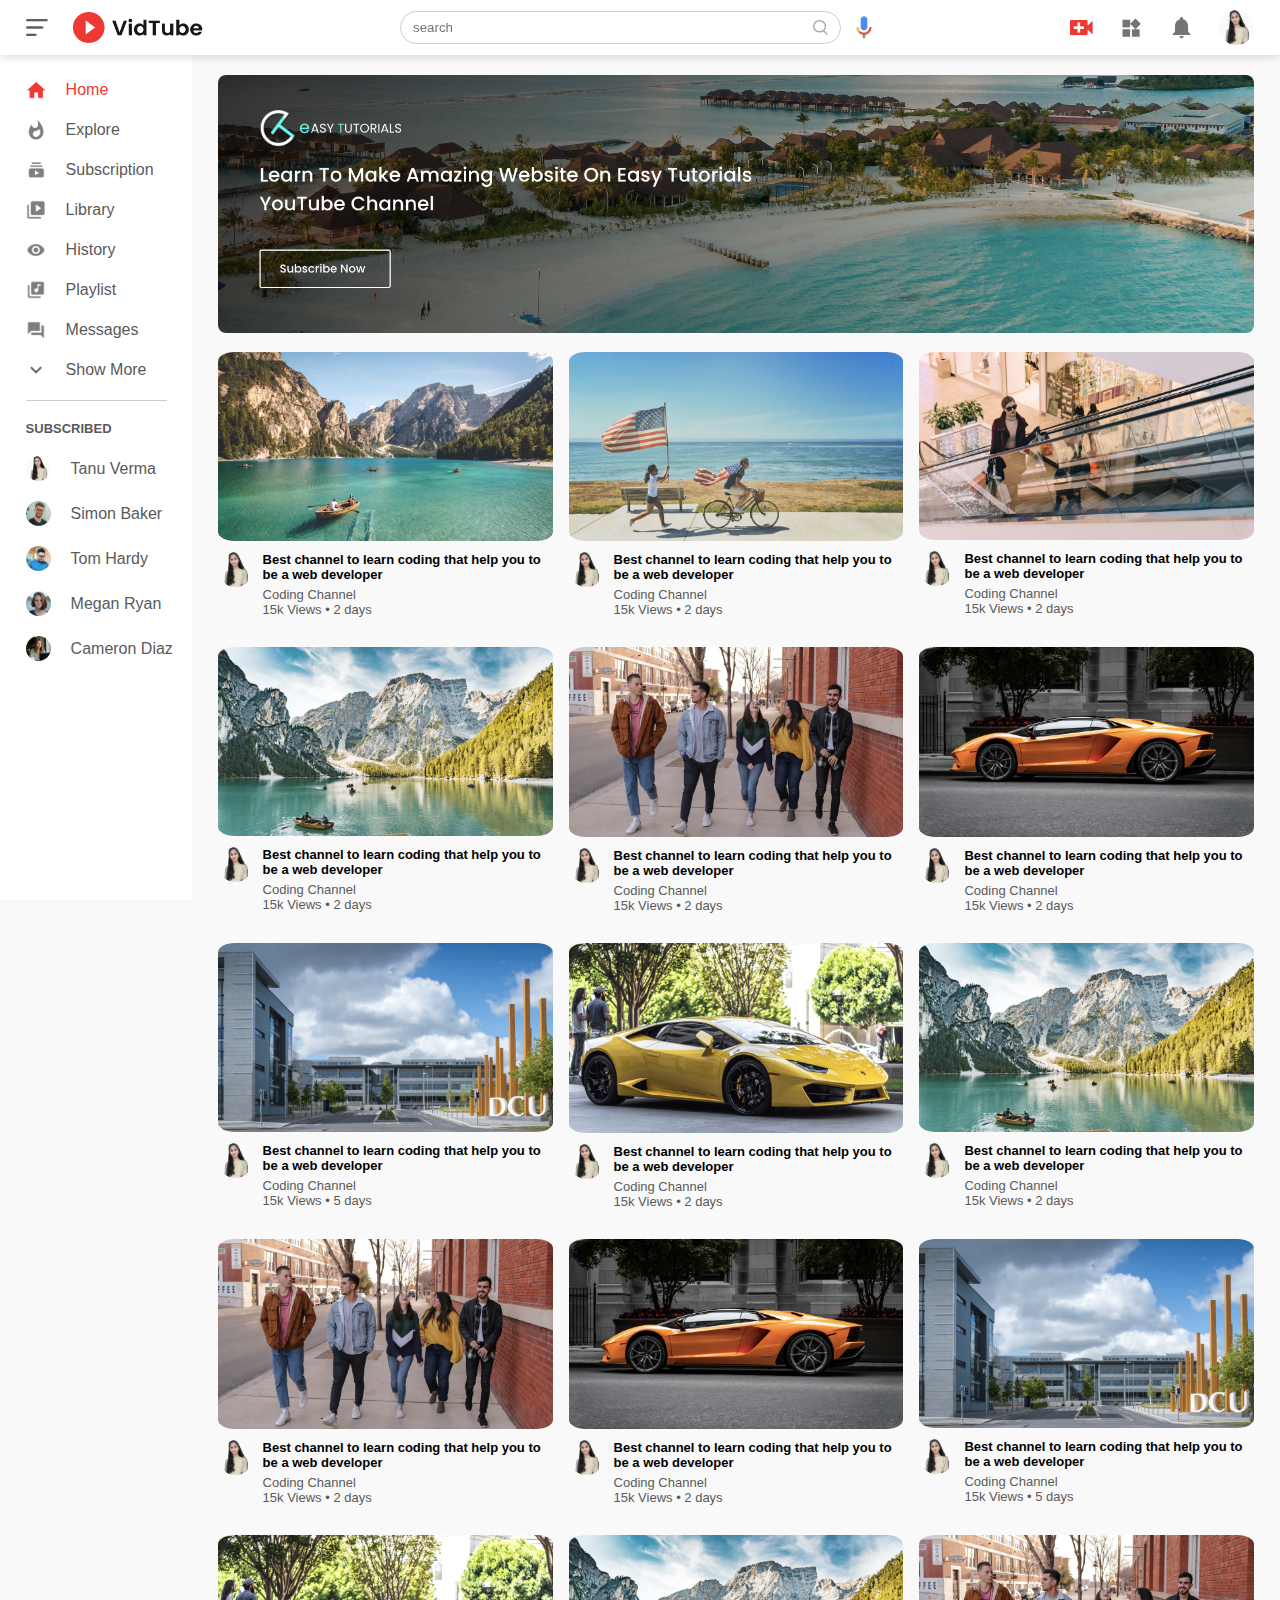
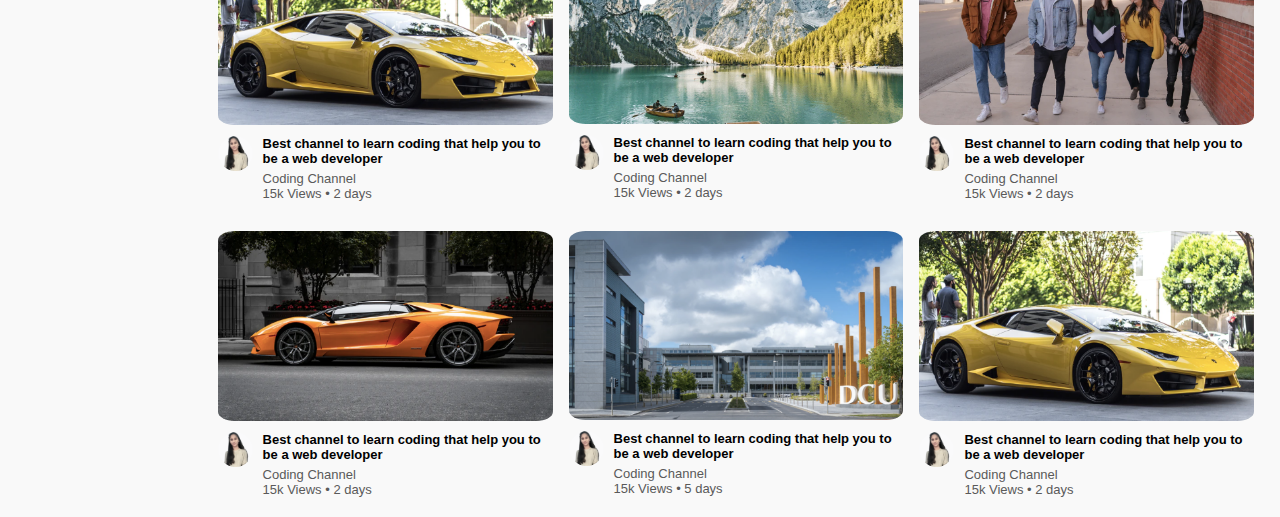
<file: index.html>
<!DOCTYPE html>
<html lang="en">

<head>
    <meta charset="UTF-8">
    <meta http-equiv="X-UA-Compatible" content="IE=edge">
    <meta name="viewport" content="width=device-width, initial-scale=1.0">
    <title>Video Sharing Website | WEBSITE</title>
    <link rel="stylesheet" href="style.css">
</head>

<body>
    <nav class="flex-div">
        <div class="nav-left flex-div">
            <img src="images/menu.png" class="menu-icon">
            <img src="images/logo.png" class="logo">
        </div>
        <div class="nav-middle flex-div">
            <div class="search-box flex-div">
                <input type="text" placeholder="search">
                <img src="images/search.png">

            </div>
            <img src="images/voice-search.png" class="mic-icon">

        </div>
        <div class="nav-right flex-div">
            <img src="images/upload.png">
            <img src="images/more.png">
            <img src="images/notification.png">
            <img src="images/tann.png" class="user-icon">

        </div>
    </nav>

    <!-----------------------------sidebar------------------>
    <div class="sidebar">
        <div class="shortcut-links">
            <a href=""><img src="images/home.png">
                <p>Home</p>
            </a>
            <a href=""><img src="images/explore.png">
                <p>Explore</p>
            </a>
            <a href=""><img src="images/subscriprion.png">
                <p>Subscription</p>
            </a>
            <a href=""><img src="images/library.png">
                <p>Library</p>
            </a>
            <a href=""><img src="images/history.png">
                <p>History</p>
            </a>
            <a href=""><img src="images/playlist.png">
                <p>Playlist</p>
            </a>
            <a href=""><img src="images/messages.png">
                <p>Messages</p>
            </a>
            <a href=""><img src="images/show-more.png">
                <p>Show More</p>
            </a>
            <hr>

        </div>
        <div class="subscribed-list">
            <h3>SUBSCRIBED</h3>
            <a href=""><img src="images/tann.png">
                <p>Tanu Verma</p>
            </a>
            <a href=""><img src="images/simon.png">
                <p>Simon Baker</p>
            </a>
            <a href=""><img src="images/tom.png">
                <p>Tom Hardy</p>
            </a>
            <a href=""><img src="images/megan.png">
                <p>Megan Ryan</p>
            </a>
            <a href=""><img src="images/cameron.png">
                <p>Cameron Diaz</p>
            </a>
        </div>

    </div>

    <!-------------main----------------->
    <div class="container">
        <div class="banner">
            <img src="images/banner.png">

        </div>
        <div class="list-container">
            <div class="vid-list">
                <a href="play-video.html"><img src="images/thumbnail1.png" class="thumbnail"></a>

                <div class="flex-div">
                    <img src="images/tann.png">
                    <div class="vid-info">
                        <a href="play-video.html">Best channel to learn coding that help you to be a web developer</a>
                        <p>Coding Channel</p>
                        <p>15k Views &bull; 2 days</p>

                    </div>
                </div>

            </div>
            <div class="vid-list">
                <a href=""><img src="images/thumbnail2.png" class="thumbnail"></a>

                <div class="flex-div">
                    <img src="images/tann.png">
                    <div class="vid-info">
                        <a href="">Best channel to learn coding that help you to be a web developer</a>
                        <p>Coding Channel</p>
                        <p>15k Views &bull; 2 days</p>

                    </div>
                </div>

            </div>

            <div class="vid-list">
                <a href=""><img src="images/thumbnail3.png" class="thumbnail"></a>

                <div class="flex-div">
                    <img src="images/tann.png">
                    <div class="vid-info">
                        <a href="">Best channel to learn coding that help you to be a web developer</a>
                        <p>Coding Channel</p>
                        <p>15k Views &bull; 2 days</p>

                    </div>
                </div>

            </div>

            <div class="vid-list">
                <a href=""><img src="images/thumbnail4.png" class="thumbnail"></a>

                <div class="flex-div">
                    <img src="images/tann.png">
                    <div class="vid-info">
                        <a href="">Best channel to learn coding that help you to be a web developer</a>
                        <p>Coding Channel</p>
                        <p>15k Views &bull; 2 days</p>

                    </div>
                </div>

            </div>

            <div class="vid-list">
                <a href=""><img src="images/thumbnail5.png" class="thumbnail"></a>

                <div class="flex-div">
                    <img src="images/tann.png">
                    <div class="vid-info">
                        <a href="">Best channel to learn coding that help you to be a web developer</a>
                        <p>Coding Channel</p>
                        <p>15k Views &bull; 2 days</p>

                    </div>
                </div>

            </div>

            <div class="vid-list">
                <a href=""><img src="images/thumbnail6.png" class="thumbnail"></a>

                <div class="flex-div">
                    <img src="images/tann.png">
                    <div class="vid-info">
                        <a href="">Best channel to learn coding that help you to be a web developer</a>
                        <p>Coding Channel</p>
                        <p>15k Views &bull; 2 days</p>

                    </div>
                </div>

            </div>
            <div class="vid-list">
                <a href=""><img src="images/thumbnail7.png" class="thumbnail"></a>

                <div class="flex-div">
                    <img src="images/tann.png">
                    <div class="vid-info">
                        <a href="">Best channel to learn coding that help you to be a web developer</a>
                        <p>Coding Channel</p>
                        <p>15k Views &bull; 5 days</p>

                    </div>
                </div>

            </div>
            <div class="vid-list">
                <a href=""><img src="images/thumbnail8.png" class="thumbnail"></a>

                <div class="flex-div">
                    <img src="images/tann.png">
                    <div class="vid-info">
                        <a href="">Best channel to learn coding that help you to be a web developer</a>
                        <p>Coding Channel</p>
                        <p>15k Views &bull; 2 days</p>

                    </div>
                </div>

            </div>
            <div class="vid-list">
                <a href=""><img src="images/thumbnail4.png" class="thumbnail"></a>

                <div class="flex-div">
                    <img src="images/tann.png">
                    <div class="vid-info">
                        <a href="">Best channel to learn coding that help you to be a web developer</a>
                        <p>Coding Channel</p>
                        <p>15k Views &bull; 2 days</p>

                    </div>
                </div>

            </div>

            <div class="vid-list">
                <a href=""><img src="images/thumbnail5.png" class="thumbnail"></a>

                <div class="flex-div">
                    <img src="images/tann.png">
                    <div class="vid-info">
                        <a href="">Best channel to learn coding that help you to be a web developer</a>
                        <p>Coding Channel</p>
                        <p>15k Views &bull; 2 days</p>

                    </div>
                </div>

            </div>

            <div class="vid-list">
                <a href=""><img src="images/thumbnail6.png" class="thumbnail"></a>

                <div class="flex-div">
                    <img src="images/tann.png">
                    <div class="vid-info">
                        <a href="">Best channel to learn coding that help you to be a web developer</a>
                        <p>Coding Channel</p>
                        <p>15k Views &bull; 2 days</p>

                    </div>
                </div>

            </div>
            <div class="vid-list">
                <a href=""><img src="images/thumbnail7.png" class="thumbnail"></a>

                <div class="flex-div">
                    <img src="images/tann.png">
                    <div class="vid-info">
                        <a href="">Best channel to learn coding that help you to be a web developer</a>
                        <p>Coding Channel</p>
                        <p>15k Views &bull; 5 days</p>

                    </div>
                </div>

            </div>
            <div class="vid-list">
                <a href=""><img src="images/thumbnail8.png" class="thumbnail"></a>

                <div class="flex-div">
                    <img src="images/tann.png">
                    <div class="vid-info">
                        <a href="">Best channel to learn coding that help you to be a web developer</a>
                        <p>Coding Channel</p>
                        <p>15k Views &bull; 2 days</p>

                    </div>
                </div>

            </div>
            <div class="vid-list">
                <a href=""><img src="images/thumbnail4.png" class="thumbnail"></a>

                <div class="flex-div">
                    <img src="images/tann.png">
                    <div class="vid-info">
                        <a href="">Best channel to learn coding that help you to be a web developer</a>
                        <p>Coding Channel</p>
                        <p>15k Views &bull; 2 days</p>

                    </div>
                </div>

            </div>

            <div class="vid-list">
                <a href=""><img src="images/thumbnail5.png" class="thumbnail"></a>

                <div class="flex-div">
                    <img src="images/tann.png">
                    <div class="vid-info">
                        <a href="">Best channel to learn coding that help you to be a web developer</a>
                        <p>Coding Channel</p>
                        <p>15k Views &bull; 2 days</p>

                    </div>
                </div>

            </div>

            <div class="vid-list">
                <a href=""><img src="images/thumbnail6.png" class="thumbnail"></a>

                <div class="flex-div">
                    <img src="images/tann.png">
                    <div class="vid-info">
                        <a href="">Best channel to learn coding that help you to be a web developer</a>
                        <p>Coding Channel</p>
                        <p>15k Views &bull; 2 days</p>

                    </div>
                </div>

            </div>
            <div class="vid-list">
                <a href=""><img src="images/thumbnail7.png" class="thumbnail"></a>

                <div class="flex-div">
                    <img src="images/tann.png">
                    <div class="vid-info">
                        <a href="">Best channel to learn coding that help you to be a web developer</a>
                        <p>Coding Channel</p>
                        <p>15k Views &bull; 5 days</p>

                    </div>
                </div>

            </div>
            <div class="vid-list">
                <a href=""><img src="images/thumbnail8.png" class="thumbnail"></a>

                <div class="flex-div">
                    <img src="images/tann.png">
                    <div class="vid-info">
                        <a href="">Best channel to learn coding that help you to be a web developer</a>
                        <p>Coding Channel</p>
                        <p>15k Views &bull; 2 days</p>

                    </div>
                </div>

            </div>






        </div>

    </div>
    <script src="javascript.js"></script>

</body>

</html>
</file>
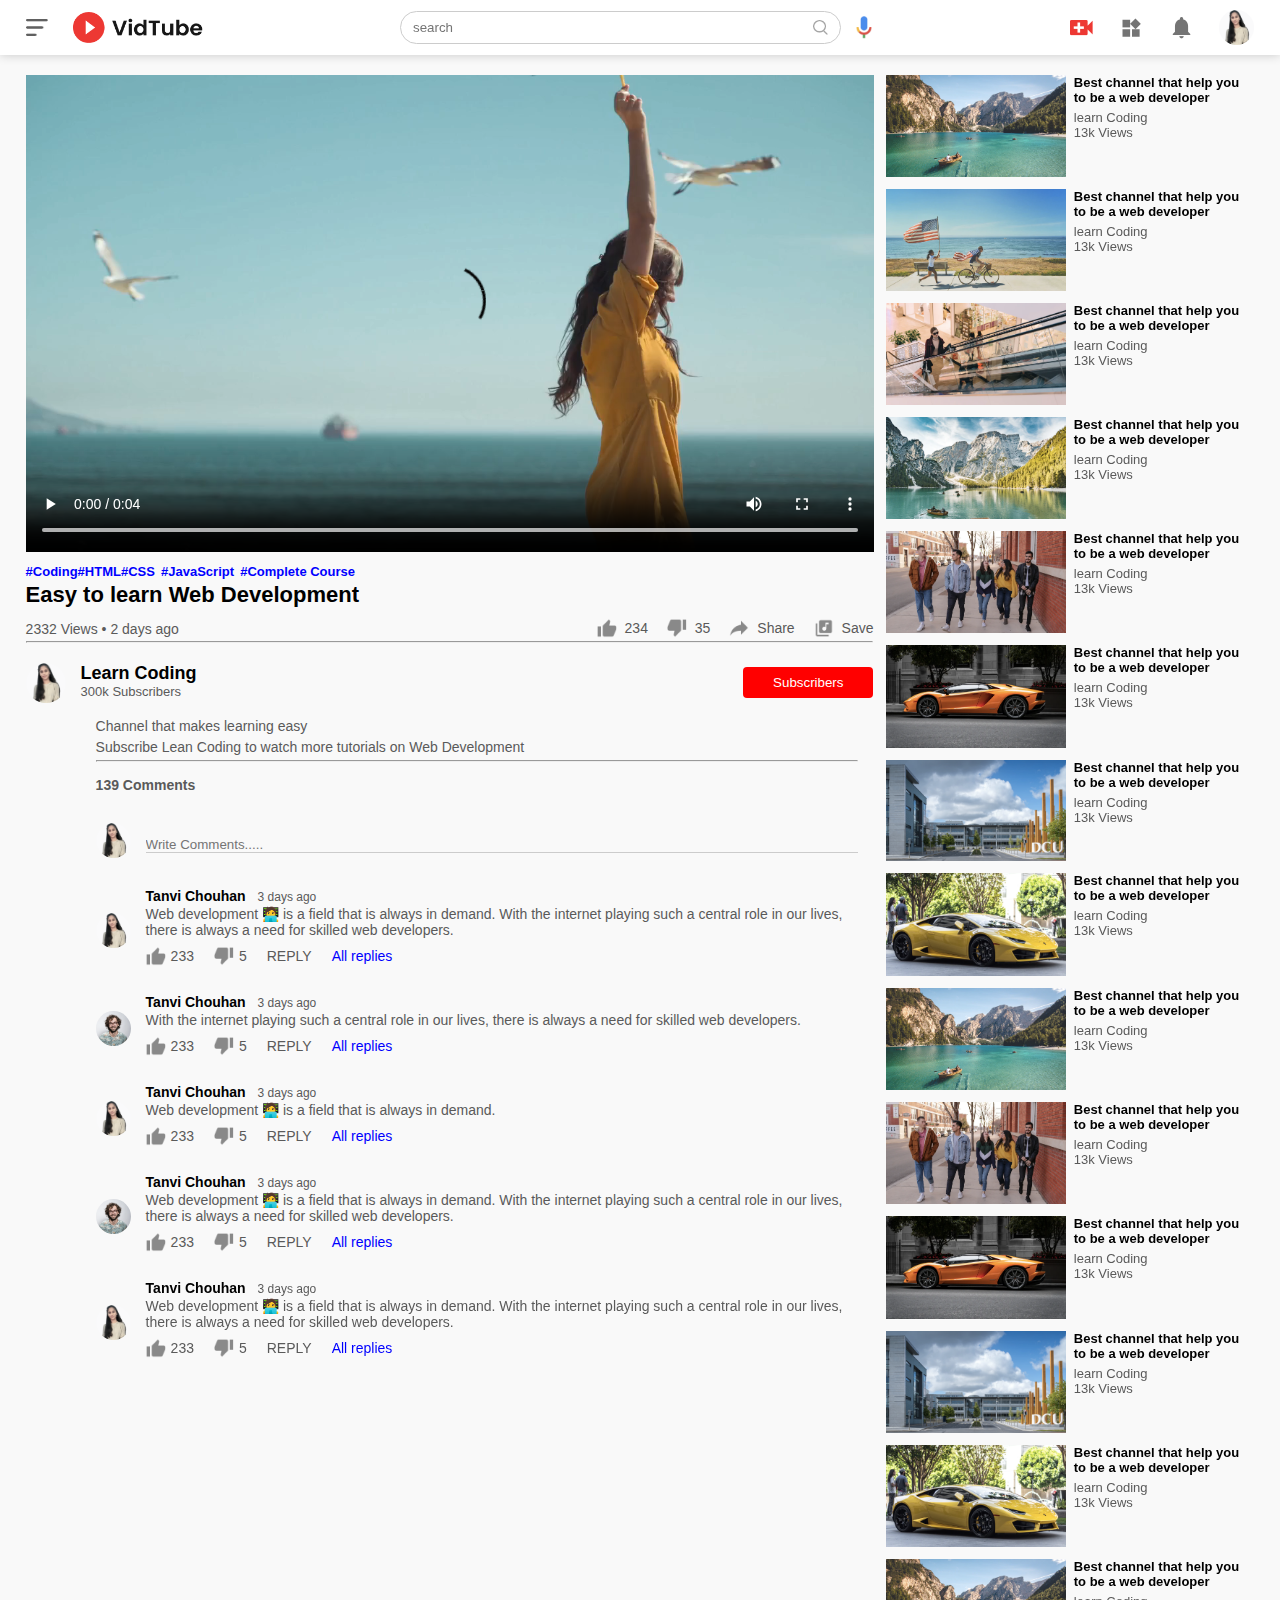
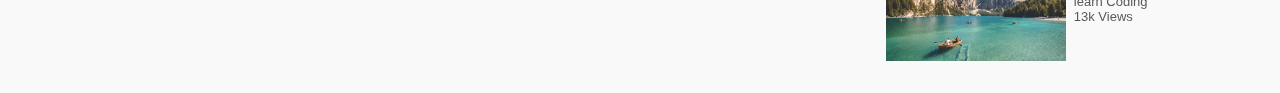
<file: play-video.html>
<!DOCTYPE html>
<html lang="en">

<head>
    <meta charset="UTF-8">
    <meta http-equiv="X-UA-Compatible" content="IE=edge">
    <meta name="viewport" content="width=device-width, initial-scale=1.0">
    <title>Play Video</title>
    <link rel="stylesheet" href="style.css">
</head>

<body>

    <nav class="flex-div">
        <div class="nav-left flex-div">
            <img src="images/menu.png" class="menu-icon">
            <img src="images/logo.png" class="logo">
        </div>
        <div class="nav-middle flex-div">
            <div class="search-box flex-div">
                <input type="text" placeholder="search">
                <img src="images/search.png">

            </div>
            <img src="images/voice-search.png" class="mic-icon">

        </div>
        <div class="nav-right flex-div">
            <img src="images/upload.png">
            <img src="images/more.png">
            <img src="images/notification.png">
            <img src="images/tann.png" class="user-icon">

        </div>
    </nav>

    <div class="container play-container">
        <div class="row">
            <div class="play-video">
                <video controls autoplay>
                    <source src="images/video.mp4" type="video/mp4">
                </video>

                <div class="tags">
                    <h3><a href="">#Coding</a><a href="">#HTML</a><a href="">#CSS</a>
                        <a href="">#JavaScript</a>
                        <a href="">#Complete Course</a>
                    </h3>

                </div>
                <h3>Easy to learn Web Development </h3>
                <div class="play-video-info">
                    <p>2332 Views &bull; 2 days ago</p>
                    <div>
                        <a href=""><img src="images/like.png">234</a>
                        <a href=""><img src="images/dislike.png">35</a>
                        <a href=""><img src="images/share.png">Share</a>
                        <a href=""><img src="images/save.png">Save</a>

                    </div>

                </div>
                <hr>
                <div class="publisher">
                    <img src="images/tann.png">
                    <div>
                        <p>Learn Coding</p>
                        <span>300k Subscribers</span>

                    </div>
                    <button type="button">Subscribers</button>

                </div>
                <div class="vid-description">
                    <p>Channel that makes learning easy</p>
                    <p>Subscribe Lean Coding to watch more tutorials on Web Development</p>
                    <hr>
                    <h4>139 Comments</h4>
                    
                    <div class="add-comments">
                        <img src="images/tann.png">
                        <input type="text" placeholder="Write Comments.....">

                    </div>
                    <div class="old-comments">
                        <img src="images/tann.png">
                        <div>
                            <h3>Tanvi Chouhan <span>3 days ago</span></h3>
                            <p>Web development 🧑‍💻 is a field that is always in demand. With the internet playing such
                                a central role in our lives, there is always a need for skilled web developers.</p>
                                <div class="comment-action">
                                    <img src="images/like.png">
                                    <span>233</span>
                                    <img src="images/dislike.png">
                                    <span>5</span>
                                    <span>REPLY</span>
                                    <a href="">All replies</a>

                                </div>
                        </div>

                    </div>

                    <div class="old-comments">
                        <img src="images/Jack.png">
                        <div>
                            <h3>Tanvi Chouhan <span>3 days ago</span></h3>
                            <p> With the internet playing such
                                a central role in our lives, there is always a need for skilled web developers.</p>
                                <div class="comment-action">
                                    <img src="images/like.png">
                                    <span>233</span>
                                    <img src="images/dislike.png">
                                    <span>5</span>
                                    <span>REPLY</span>
                                    <a href="">All replies</a>

                                </div>
                        </div>

                    </div>
                    <div class="old-comments">
                        <img src="images/tann.png">
                        <div>
                            <h3>Tanvi Chouhan <span>3 days ago</span></h3>
                            <p>Web development 🧑‍💻 is a field that is always in demand. </p>
                                <div class="comment-action">
                                    <img src="images/like.png">
                                    <span>233</span>
                                    <img src="images/dislike.png">
                                    <span>5</span>
                                    <span>REPLY</span>
                                    <a href="">All replies</a>

                                </div>
                        </div>

                    </div>
                    <div class="old-comments">
                        <img src="images/Jack.png">
                        <div>
                            <h3>Tanvi Chouhan <span>3 days ago</span></h3>
                            <p>Web development 🧑‍💻 is a field that is always in demand. With the internet playing such
                                a central role in our lives, there is always a need for skilled web developers.</p>
                                <div class="comment-action">
                                    <img src="images/like.png">
                                    <span>233</span>
                                    <img src="images/dislike.png">
                                    <span>5</span>
                                    <span>REPLY</span>
                                    <a href="">All replies</a>

                                </div>
                        </div>

                    </div>
                    <div class="old-comments">
                        <img src="images/tann.png">
                        <div>
                            <h3>Tanvi Chouhan <span>3 days ago</span></h3>
                            <p>Web development 🧑‍💻 is a field that is always in demand. With the internet playing such
                                a central role in our lives, there is always a need for skilled web developers.</p>
                                <div class="comment-action">
                                    <img src="images/like.png">
                                    <span>233</span>
                                    <img src="images/dislike.png">
                                    <span>5</span>
                                    <span>REPLY</span>
                                    <a href="">All replies</a>

                                </div>
                        </div>

                    </div>
                </div>






            </div>
            <div class="right-sidebar">
                <div class="side-video-list">
                    <a href="" class="small-thumbnail"><img src="images/thumbnail1.png"></a>

                    <div class="vid-info">
                        <a href="">Best channel that help you to be a web developer </a>
                        <p>learn Coding</p>
                        <p>13k Views</p>

                    </div>

                </div>
                <div class="side-video-list">
                    <a href="" class="small-thumbnail"><img src="images/thumbnail2.png"></a>

                    <div class="vid-info">
                        <a href="">Best channel that help you to be a web developer </a>
                        <p>learn Coding</p>
                        <p>13k Views</p>

                    </div>

                </div>
                <div class="side-video-list">
                    <a href="" class="small-thumbnail"><img src="images/thumbnail3.png"></a>

                    <div class="vid-info">
                        <a href="">Best channel that help you to be a web developer </a>
                        <p>learn Coding</p>
                        <p>13k Views</p>

                    </div>

                </div>
                <div class="side-video-list">
                    <a href="" class="small-thumbnail"><img src="images/thumbnail4.png"></a>

                    <div class="vid-info">
                        <a href="">Best channel that help you to be a web developer </a>
                        <p>learn Coding</p>
                        <p>13k Views</p>

                    </div>

                </div>
                <div class="side-video-list">
                    <a href="" class="small-thumbnail"><img src="images/thumbnail5.png"></a>

                    <div class="vid-info">
                        <a href="">Best channel that help you to be a web developer </a>
                        <p>learn Coding</p>
                        <p>13k Views</p>

                    </div>

                </div>
                <div class="side-video-list">
                    <a href="" class="small-thumbnail"><img src="images/thumbnail6.png"></a>

                    <div class="vid-info">
                        <a href="">Best channel that help you to be a web developer </a>
                        <p>learn Coding</p>
                        <p>13k Views</p>

                    </div>

                </div>
                <div class="side-video-list">
                    <a href="" class="small-thumbnail"><img src="images/thumbnail7.png"></a>

                    <div class="vid-info">
                        <a href="">Best channel that help you to be a web developer </a>
                        <p>learn Coding</p>
                        <p>13k Views</p>

                    </div>

                </div>
                <div class="side-video-list">
                    <a href="" class="small-thumbnail"><img src="images/thumbnail8.png"></a>

                    <div class="vid-info">
                        <a href="">Best channel that help you to be a web developer </a>
                        <p>learn Coding</p>
                        <p>13k Views</p>

                    </div>

                </div>
                <div class="side-video-list">
                    <a href="" class="small-thumbnail"><img src="images/thumbnail1.png"></a>

                    <div class="vid-info">
                        <a href="">Best channel that help you to be a web developer </a>
                        <p>learn Coding</p>
                        <p>13k Views</p>

                    </div>

                </div>
                <div class="side-video-list">
                    <a href="" class="small-thumbnail"><img src="images/thumbnail5.png"></a>

                    <div class="vid-info">
                        <a href="">Best channel that help you to be a web developer </a>
                        <p>learn Coding</p>
                        <p>13k Views</p>

                    </div>

                </div>
                <div class="side-video-list">
                    <a href="" class="small-thumbnail"><img src="images/thumbnail6.png"></a>

                    <div class="vid-info">
                        <a href="">Best channel that help you to be a web developer </a>
                        <p>learn Coding</p>
                        <p>13k Views</p>

                    </div>

                </div>
                <div class="side-video-list">
                    <a href="" class="small-thumbnail"><img src="images/thumbnail7.png"></a>

                    <div class="vid-info">
                        <a href="">Best channel that help you to be a web developer </a>
                        <p>learn Coding</p>
                        <p>13k Views</p>

                    </div>

                </div>
                <div class="side-video-list">
                    <a href="" class="small-thumbnail"><img src="images/thumbnail8.png"></a>

                    <div class="vid-info">
                        <a href="">Best channel that help you to be a web developer </a>
                        <p>learn Coding</p>
                        <p>13k Views</p>

                    </div>

                </div>
                <div class="side-video-list">
                    <a href="" class="small-thumbnail"><img src="images/thumbnail1.png"></a>

                    <div class="vid-info">
                        <a href="">Best channel that help you to be a web developer </a>
                        <p>learn Coding</p>
                        <p>13k Views</p>

                    </div>

                </div>
            </div>
        </div>
    </div>

</body>

</html>
</file>
<file: style.css>
* {
    margin: 0;
    padding: 0;
    font-family: 'poppins',sans-serif;
    box-sizing:border-box;
}
a{
    text-decoration: none;
    color:#5a5a5a;
}
img{
    cursor: pointer;
}
.flex-div{
    display: flex;
    align-items: center;
}
nav{
    padding: 10px 2%;
    justify-content: space-between;
    box-shadow: 0 0 10px rgba(0, 0, 0 , 0.2);
    background: #fff;
    position: sticky;
    top: 0;
    z-index:10;
}
.nav-right img{
    width:25px;
    margin-right:25px;
}

.nav-right .user-icon{
    width: 35px;
    border-radius:50%;
    margin-right: 0;
    
}
.nav-left .menu-icon{
    width:22px;
    margin-right:25px;
}
.nav-left .logo{
    width: 130px;
}
.nav-middle .mic-icon{
    width:16px;
}
.nav-middle .search-box{
    border:1px solid #ccc;
    margin-right: 15px;
    padding:8px 12px;
    border-radius: 25px;
}
.nav-middle .search-box input{
    width:400px;
    border:0;
    outline: 0;
    background: transparent;
}
.nav-middle .search-box img{
    width:15px;

}
/*------------sidebar------------------------------------*/

.sidebar{
    background: #fff;
    width:15%;
    height:100vh;
    position: fixed;
    top:0;
    padding-left: 2%;
    padding-top: 80px;
}

.shortcut-links a img{
    width:20px;
    margin-right: 20px;
}

.shortcut-links a{
    display:flex;
    align-items: center;
    margin-bottom: 20px;
    width: fit-content;
    flex-wrap: wrap;
}

.shortcut-links a:first-child{
    color: #ed3833;
}

.sidebar hr{
    border: 0;
    height:1px;
    background: #ccc ;
    width:85%;
}
.subscribed-list h3{
    font-size: 13px;
    margin: 20px 0;
    color:#5a5a5a;
}
.subscribed-list a{
    display: flex;
    align-items: center;
    margin-bottom: 20px;
    width:fit-content;
    flex-wrap: wrap;
}
.subscribed-list a img{
    width:25px;
    border-radius: 50%;
    margin-right: 20px;
}
.small-sidebar{
    width:5%;
}

.small-sidebar a p{
    display: none;
}
.small-sidebar h3{
    display: none;
}
.small-sidebar hr{
    width:50%;
    margin-bottom: 25%;
    
}

/*----------------main----------------------*/


.container{
    background: #f9f9f9;
    padding-left: 17%;
    padding-right: 2%;
    padding-top: 20px;
    padding-bottom:20px;
}
.large-container{
    padding-left:7%;
}
.banner{
    width:100%;
}
.banner img{
    width:100%;
    border-radius: 8px;
}

.list-container{
    display: grid;
    grid-template-columns: repeat(auto-fit,minmax(250px,1fr));
    grid-column-gap:16px;
    grid-row-gap:30px;
    margin-top: 15px;
}
.vid-list .thumbnail{
    width:100%;
    border-radius: 5%;
}
.vid-list .flex-div{
    align-items:flex-start;
    margin-top:7px;
}

.vid-list .flex-div img{
    width:35px;
    margin-right: 10px;
    border-radius: 50%;
}

.vid-info{
    color:#5a5a5a;
    font-size: 13px;
}
.vid-info a{
    color:#000;
    font-weight: 600;
    display: block;
    margin-bottom: 5px;
}
/*--------RESPONSIVE WEBSITE---------------*/

@media (max-width: 900px){
    .menu-icon{
        display:none;
    }
    .sidebar{
        display:none;
    }
    .container, .large-container{
        padding-left:5%;
        padding-right: 5%;
    }
    .nav-right img{
        display:block;
    }
    .nav-right .user-icon{
        display:block;
        width:30px;
    }
    .nav-middle .search-box input{
        width:100px;
    }
    .nav-middle .mic-icon{
        display:none;
    }
    .logo{
        width: 90px;
    }
}

/*------------------play video page--------------*/

.play-container{
    padding-left: 2%;
}
.row{
    display:flex;
    justify-content: space-between;
    flex-wrap:wrap;
}
.play-video{
    flex-basis: 69%;
}
.right-sidebar{
    flex-basis: 30%;
}
.play-video video{
    width:100%;
}

.side-video-list{
    display: flex;
    justify-content:space-between;
    margin-bottom: 8px;
}
.side-video-list img{
    width:100%;
}

.side-video-list .small-thumbnail{
    flex-basis:49%;
}
.side-video-list .vid-info{
    flex-basis: 49%;
}

.play-video .tags a{
    color: #0000ff;
    font-size:13px;
}

.play-video h3{
    font-weight: 600;
    font-size:22px;
}

.play-video .play-video-info{
    display: flex;
    align-items: center;
    justify-content: space-between;
    flex-wrap: wrap;
    margin-top: 10px;
    font-size: 14px;
    color: #5a5a5a;
}

.play-video .play-video-info a img{
    width: 20px;
    margin-right: 8px;
}

.play-video .play-video-info a{
    display: inline-flex;
    align-items: center;
    margin-left:15px;
}

.paly-video hr{
    border: 0;
    height: 1px;
    background: #ccc;
    margin: 10px 0;
}

.publisher{
    display: flex;
    align-items: center;
    margin-top: 20px;

}
.publisher div{
    flex:1px;
    line-height: 18px;
}

.publisher img{
    width: 40px;
    border-radius:50%;
    margin-right:15px;
}
.publisher div p{
    color: #000;
    font-weight:600;
    font-size: 18px;
}
.publisher div span{
    font-size: 13px;
    color: #5a5a5a;

}
.publisher button{
    background: red;
    color:#fff;
    padding:8px 30px;
    border:0;
    outline:0;
    border-radius:4px;
    cursor:pointer;
}
.vid-description{
    padding-left: 55px;
    margin: 15px;
}
.vid-description p{
    font-size: 14px;
    margin-bottom: 5px;
    color:#5a5a5a;
}
.vid-description h4{
    font-size: 14px;
    color: #5a5a5a;
    margin-top: 15px;
}

.add-comments{
    display: flex;
    align-items: center;
    margin:30px 0;


}
.add-comments img{
    width: 35px;
    border-radius: 50%;
    margin-right:15px;
}

.add-comments input{
    border: 0;
    outline:0;
    border-bottom: 1px solid #ccc;
    width: 100%;
    padding-top: 10px;
    background: transparent;

}

.old-comments{
    display:flex;
    align-items: center;
    margin: 20px 0;
}

.old-comments img{
    width:35px;
    border-radius: 50%;
    margin-right:15px;
}
.old-comments h3{
    font-size: 14px;
    margin-bottom: 2px;

}
.old-comments h3 span{
    font-size: 12px;
    color: #5a5a5a;
    font-weight: 500;
    margin-left:8px;
}

.old-comments .comment-action{
    display:flex;
    align-items: center;
    margin: 8px 0;
    font-size:14px;

}

.old-comments .comment-action img{
    border-radius: 0;
    width:20px;
    margin-right:5px;
}

.old-comments .comment-action span{
    margin-right:20px;
    color:#5a5a5a;
}
.old-comments .comment-action a{
    color: #0000ff;
}

@media (max-width:900px){
    .play-video{
        flex-basis: 100%;
    }
    .right-sidebar{
        flex-basis: 100%;
    }
    .play-container{
        padding-left: 5% ;
    }
    .vid-description{
        padding-left:0;
    }
    .paly-video .play-video-info a{
        margin-left: 0;
        margin-right: 15px;
        margin-top:15px;
    }
}
</file>
